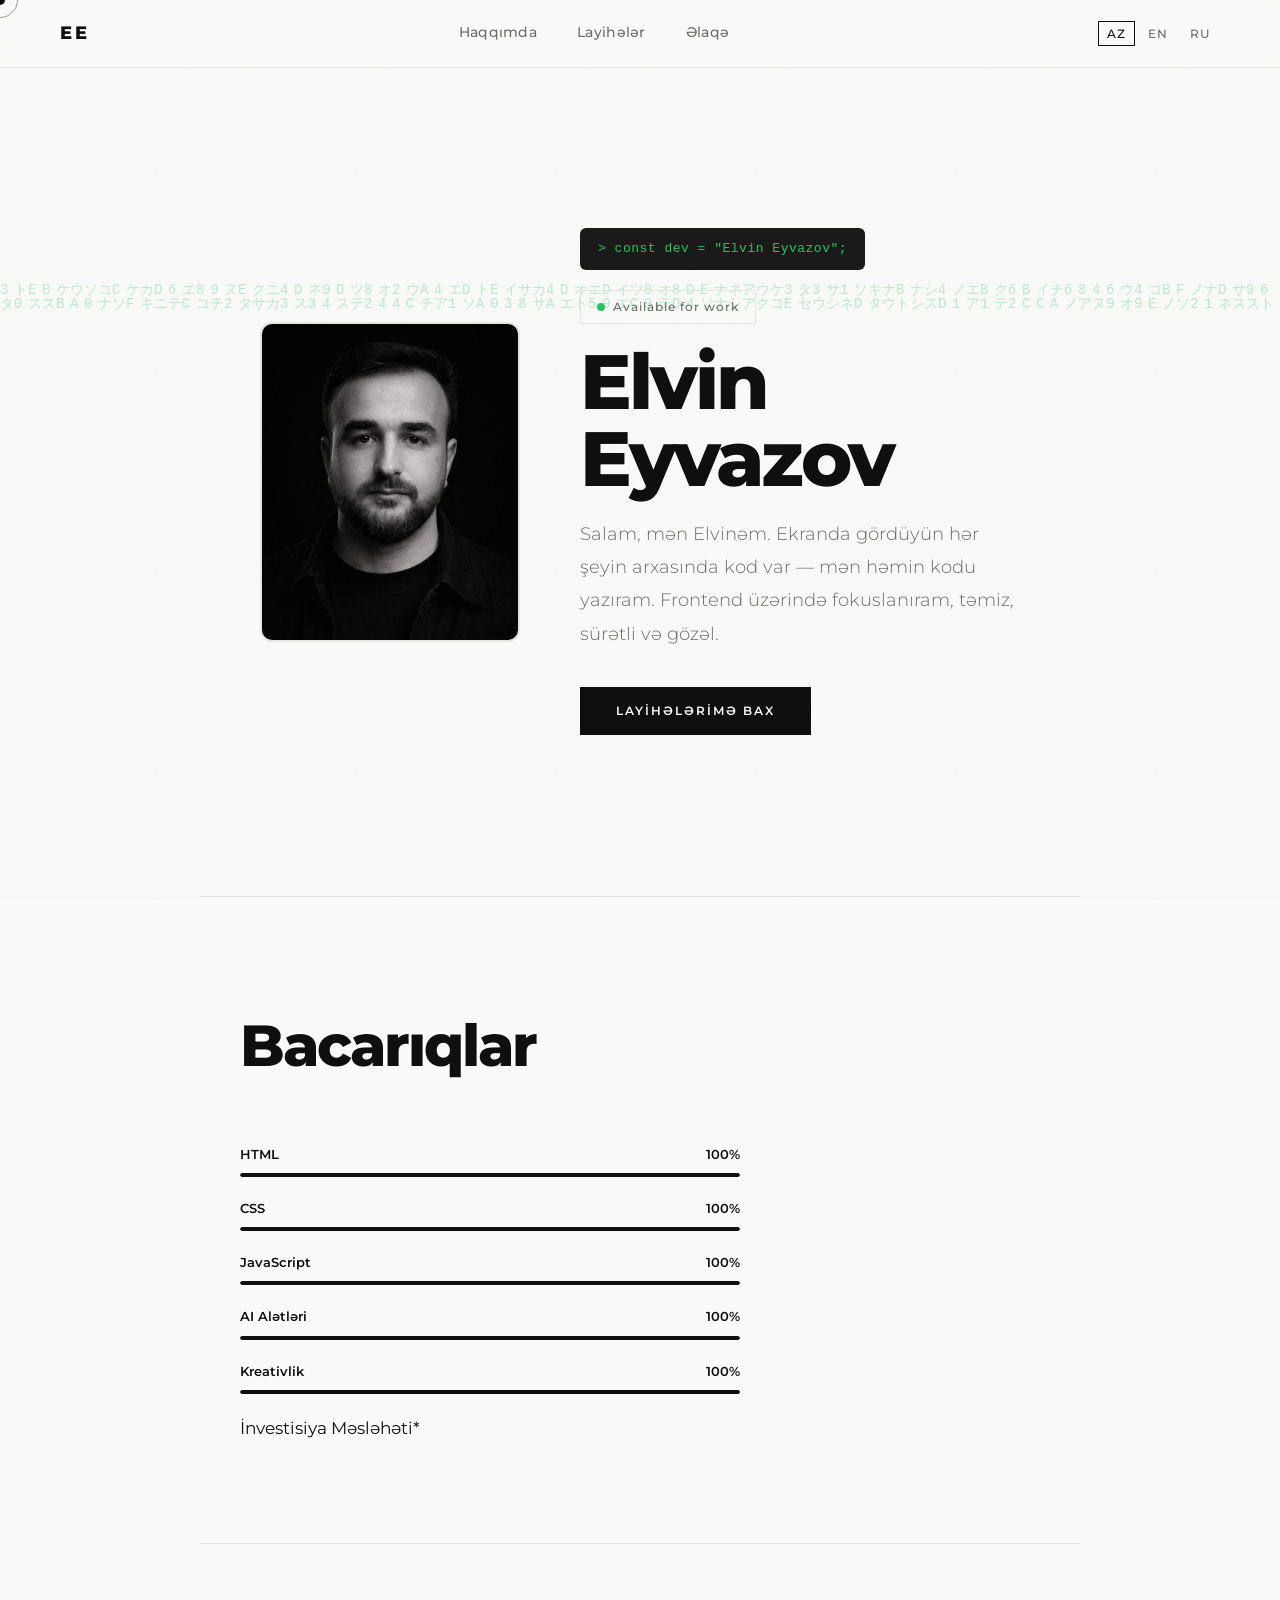
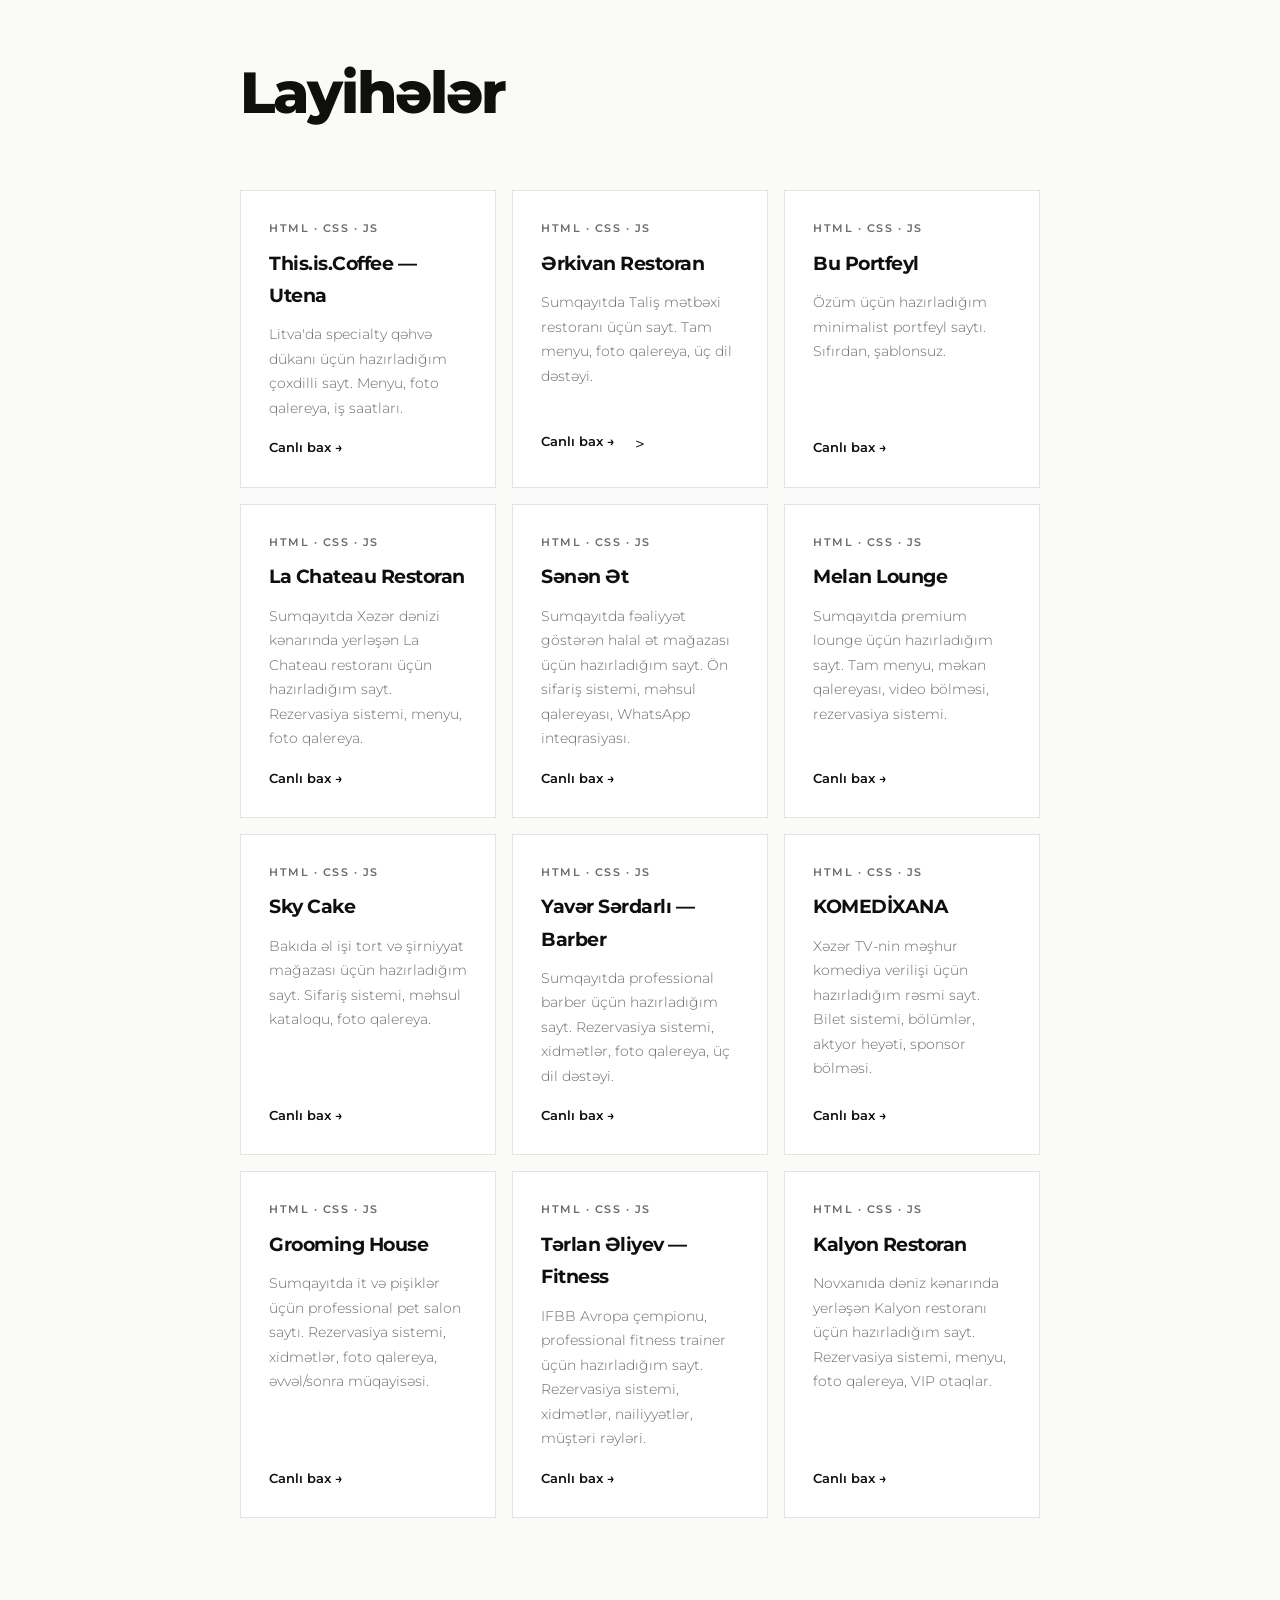
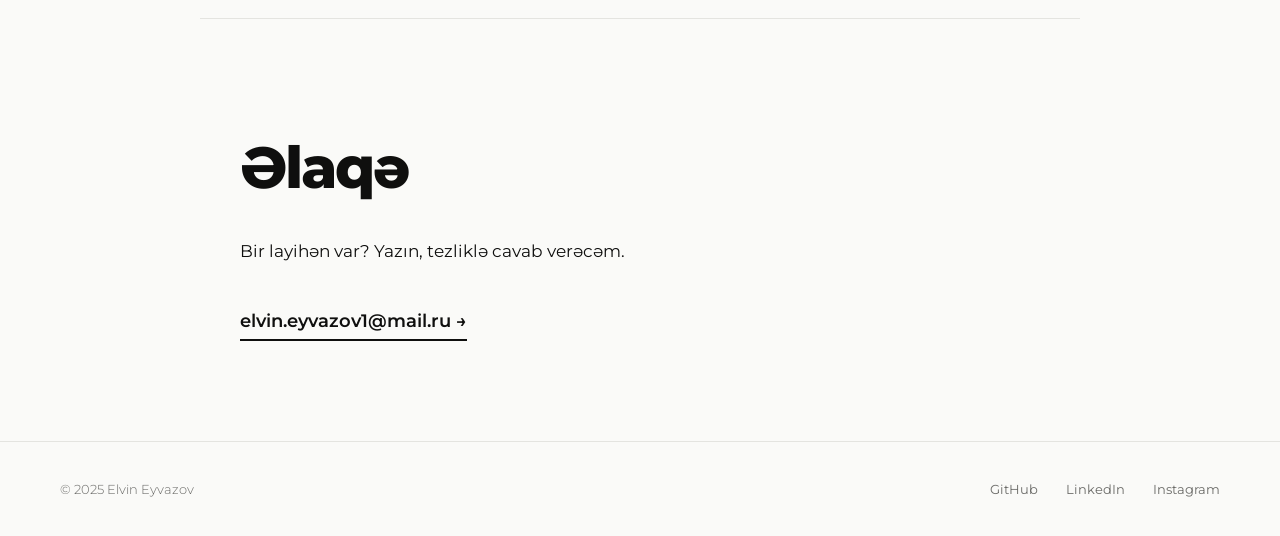
<file: index.html>
<!doctype html>
<html lang="az">
  <head>
    <meta charset="UTF-8" />
    <meta name="viewport" content="width=device-width, initial-scale=1.0" />
    <meta name="description" content="Elvin Eyvazov — Frontend Developer based in Azerbaijan. Building clean, fast and beautiful websites with HTML, CSS and JavaScript.">
    <!-- ── Səhifə başlığı — dəyişmək üçün burda yaz ── -->
    <title>Elvin Eyvazov</title>
    <!-- Open Graph / Social Media Preview -->
<meta property="og:type" content="website" />
<meta property="og:url" content="https://elvineyvazov.shop/" />
<meta property="og:title" content="Elvin Eyvazov — Frontend Developer | Baku, Azerbaijan" />
<meta property="og:description" content="Salam, mən Elvinəm. Ekranda gördüyün hər şeyin arxasında kod var — mən həmin kodu yazıram. Frontend üzərində fokuslanıram: sadə, sürətli, gözəl saytlar." />
<meta property="og:image" content="https://elvineyvazov.shop/profile-picture.jpg" />

<!-- Twitter/X Card -->
<meta name="twitter:card" content="summary_large_image" />
<meta name="twitter:title" content="Elvin Eyvazov — Frontend Developer | Baku, Azerbaijan" />
<meta name="twitter:description" content="Salam, mən Elvinəm. Ekranda gördüyün hər şeyin arxasında kod var — mən həmin kodu yazıram. Frontend üzərində fokuslanıram: sadə, sürətli, gözəl saytlar." />
<meta name="twitter:image" content="https://elvineyvazov.shop/profile-picture.jpg" />

    <link rel="stylesheet" href="style.css" />

    <!-- ── Google Fonts: Syne (başlıqlar) + Outfit (mətn) ── -->
    <link rel="preconnect" href="https://fonts.googleapis.com" />
    <link rel="preconnect" href="https://fonts.gstatic.com" crossorigin />
    <link
      href="https://fonts.googleapis.com/css2?family=Montserrat:wght@300;400;500;600;700;800&display=swap"
      rel="stylesheet"
    />
    <!-- Google tag (gtag.js) -->
<script async src="https://www.googletagmanager.com/gtag/js?id=G-J9F92DCDRQ"></script>
<script>
  window.dataLayer = window.dataLayer || [];
  function gtag(){dataLayer.push(arguments);}
  gtag('js', new Date());

  gtag('config', 'G-J9F92DCDRQ');
</script>
<link rel="apple-touch-icon" sizes="180x180" href="/apple-touch-icon.png">
<link rel="icon" type="image/png" sizes="32x32" href="/favicon-32x32.png">
<link rel="icon" type="image/png" sizes="16x16" href="/favicon-16x16.png">
<link rel="manifest" href="/site.webmanifest">

  </head>
  <body>
    <!-- ══════════════════════════════════════════
       NAVİGASİYA
       Nav linklərinin mətnini dəyişmək üçün
       script.js → translations → nav_about / nav_projects / nav_contact
  ══════════════════════════════════════════ -->
    <canvas id="matrix-canvas"></canvas>
    <div class="cursor" id="cursor"></div>
<div class="cursor-ring" id="cursorRing"></div>
    <nav id="navbar">
      <!-- Logo — baş hərflər, dəyişmək üçün burda yaz. Kliklədikdə yuxarıya qayıdır -->
      <a
        href="#"
        class="logo"
        onclick="
          window.location.reload();
          return false;
        "
        >EE</a
      >

      <!-- Desktop nav linkləri -->
      <div class="nav-links">
        <a href="#about" data-key="nav_about">Haqqımda</a>
        <a href="#projects" data-key="nav_projects">Layihələr</a>
        <a href="#contact" data-key="nav_contact">Əlaqə</a>
      </div>

      <!-- Dil seçimi + hamburger düyməsi -->
      <div class="nav-right">
        <div class="lang-switcher">
          <button class="lang-btn active" onclick="setLang('az')">AZ</button>
          <button class="lang-btn" onclick="setLang('en')">EN</button>
          <button class="lang-btn" onclick="setLang('ru')">RU</button>
        </div>
        <button class="ham-btn" id="hamBtn" aria-label="Menyu">
          <span></span><span></span><span></span>
        </button>
      </div>
    </nav>

    <!-- Mobil menyu — hamburgerə basanda açılır -->
    <div class="mobile-menu" id="mobileMenu">
      <button class="mobile-close" id="mobileClose">✕</button>
      <a href="#about" data-key="nav_about" onclick="closeMobile()">Haqqımda</a>
      <a href="#projects" data-key="nav_projects" onclick="closeMobile()"
        >Layihələr</a
      >
      <a href="#contact" data-key="nav_contact" onclick="closeMobile()"
        >Əlaqə</a
      >
      <div class="mobile-lang">
        <button
          class="lang-btn active"
          onclick="
            setLang('az');
            closeMobile();
          "
        >
          AZ
        </button>
        <button
          class="lang-btn"
          onclick="
            setLang('en');
            closeMobile();
          "
        >
          EN
        </button>
        <button
          class="lang-btn"
          onclick="
            setLang('ru');
            closeMobile();
          "
        >
          RU
        </button>
      </div>
    </div>

    <!-- ══════════════════════════════════════════
       HERO
       Şəkli dəyişmək: profile-picture.jpg-ni əvəz et
         və ya src="YENİ_ŞƏKİL.jpg" yaz.
       Adı dəyişmək: h1 içindəki mətni dəyiş.
       Bio mətni: script.js → translations → bio
  ══════════════════════════════════════════ -->
    <section id="hero">
      <div class="hero-content">
        <img
          src="profile-picture.jpg"
          alt="Elvin Eyvazov"
          class="profile-img"
          id="profile-img"
        />
        <div class="hero-text">
          <div class="terminal-box">
  <span id="terminal-text">&gt; _</span>
</div>
          <div class="available-badge">
  <span class="dot"></span>
  <span>Available for work</span>
</div>
          <h1>Elvin Eyvazov</h1>
          <p class="bio" data-key="bio">
            Salam, mən Elvinəm. Ekranda gördüyün hər şeyin arxasında kod var —
            mən həmin kodu yazıram. Frontend üzərində fokuslanıram: sadə,
            sürətli, gözəl.
          </p>
          <a href="#projects" class="cta-btn" data-key="cta"
            >Layihələrimə bax</a
          >
        </div>
      </div>
    </section>

    <!-- ══════════════════════════════════════════
       BACARIQLAR
       Yeni bacarıq əlavə etmək: .skill-tag ilə
         yeni <span> əlavə et.
       Tooltip zarafat üçün: data-tip-key atributunu
         script.js translations-a əlavə et.
  ══════════════════════════════════════════ -->
    <section id="about">
      <h2 class="fade-in" data-key="skills_title">Bacarıqlar</h2>
     <div class="skills-grid fade-in">
  <div class="skill-bar">
    <div class="skill-bar-top"><span>HTML</span><span>100%</span></div>
    <div class="skill-bar-track"><div class="skill-bar-fill" data-width="100"></div></div>
  </div>
  <div class="skill-bar">
    <div class="skill-bar-top"><span>CSS</span><span>100%</span></div>
    <div class="skill-bar-track"><div class="skill-bar-fill" data-width="100"></div></div>
  </div>
  <div class="skill-bar">
    <div class="skill-bar-top"><span>JavaScript</span><span>100%</span></div>
    <div class="skill-bar-track"><div class="skill-bar-fill" data-width="100"></div></div>
  </div>
  <div class="skill-bar">
    <div class="skill-bar-top"><span data-key="skill_ai">AI Alətləri</span><span>100%</span></div>
    <div class="skill-bar-track"><div class="skill-bar-fill" data-width="100"></div></div>
  </div>
  <div class="skill-bar">
    <div class="skill-bar-top"><span data-key="skill_creative">Kreativlik</span><span>100%</span></div>
    <div class="skill-bar-track"><div class="skill-bar-fill" data-width="100"></div></div>
  </div>
  <div class="skill-bar tooltip" data-tip-key="skill_invest_tip" data-key="skill_invest">
    <div class="skill-bar-top"><span data-key="skill_invest">İnvestisiya Məsləhəti*</span><span>💯</span></div>
    <div class="skill-bar-track"><div class="skill-bar-fill" data-width="100"></div></div>
  </div>
</div>
    </section>

    <!-- ══════════════════════════════════════════
       LAYİHƏLƏR
       Yeni layihə əlavə etmək: .project-card div-ini
         kopyala, data-key dəyərlərini yenilə,
         href linklərini öz linklərinlə əvəz et.
       Layihə mətnləri: script.js → translations → p1_title...
  ══════════════════════════════════════════ -->
    <section id="projects">
      <h2 class="fade-in" data-key="projects_title">Layihələr</h2>
      <div class="projects-grid">
        <!-- Layihə 1 ── linkləri dəyişmək üçün href-ləri yenilə -->
<div class="project-card fade-in" onclick="openModal('This.is.Coffee — Utena', 'Litva\'da specialty qəhvə dükanı üçün hazırladığım çoxdilli sayt. Menyu, foto qalereya, iş saatları.', 'HTML · CSS · JS', 'https://elleo15.github.io/this.is.coffee-utena/')">

          <span class="project-meta">HTML · CSS · JS</span>
          <h3 data-key="p1_title">This.is.Coffee — Utena</h3>
          <p data-key="p1_desc">
            Litva'da specialty qəhvə dükanı üçün hazırladığım çoxdilli sayt.
            Menyu, foto qalereya, iş saatları.
          </p>
          <div class="project-links">
            <a
              href="https://elleo15.github.io/this.is.coffee-utena/"
              target="_blank"
              data-key="live"
              >Canlı bax →</a
            >
          </div>
        </div>

        <!-- Layihə 2 -->
<div class="project-card fade-in" onclick="openModal('Ərkivan Restoran', 'Sumqayıtda Taliş mətbəxi restoranı üçün sayt. Tam menyu, foto qalereya, üç dil dəstəyi.', 'HTML · CSS · JS', 'https://elleo15.github.io/erkivan-website/')">

          <span class="project-meta">HTML · CSS · JS</span>
          <h3 data-key="p2_title">Ərkivan Restoran</h3>
          <p data-key="p2_desc">
            Sumqayıtda Taliş mətbəxi restoranı üçün sayt. Tam menyu, foto
            qalereya, üç dil dəstəyi.
          </p>
          <div class="project-links">
            <a
              href="https://elleo15.github.io/erkivan-website/"
              target="_blank"
              data-key="live"
              >Canlı bax →</a
            >
            
            >
          </div>
        </div>

        <!-- Layihə 3 -->
<div class="project-card fade-in" onclick="openModal('Bu Portfeyl', 'Özüm üçün hazırladığım minimalist portfeyl saytı. Sıfırdan, şablonsuz.', 'HTML · CSS · JS', 'https://elvineyvazov.shop')">

          <span class="project-meta">HTML · CSS · JS</span>
          <h3 data-key="p3_title">Bu Portfeyl</h3>
          <p data-key="p3_desc">
            Özüm üçün hazırladığım minimalist portfeyl saytı. Sıfırdan,
            şablonsuz.
          </p>
          <div class="project-links">
            <a href="https://elvineyvazov.shop" target="_blank" data-key="live"
              >Canlı bax →</a>            
          </div>
        </div>
        <!-- Layihə 4 -->
<div class="project-card fade-in" onclick="openModal('La Chateau Restoran', 'Sumqayıtda Xəzər dənizi kənarında yerləşən La Chateau restoranı üçün hazırladığım sayt. Rezervasiya sistemi, menyu, foto qalereya.', 'HTML · CSS · JS', 'https://elleo15.github.io/la-chateau-website/')">

          <span class="project-meta">HTML · CSS · JS</span>
          <h3 data-key="p4_title">La Chateau Restoran</h3>
          <p data-key="p4_desc">Sumqayıtda Xəzər dənizi kənarında yerləşən La Chateau restoranı üçün hazırladığım sayt. Rezervasiya sistemi, menyu, foto qalereya.</p>
          <div class="project-links">
            <a href="https://elleo15.github.io/la-chateau-website/" target="_blank" data-key="live">Canlı bax →</a>
          </div>
        </div>
        <!-- Layihə 5 -->
<div class="project-card fade-in" onclick="openModal('Sənən Ət', 'Sumqayıtda fəaliyyət göstərən halal ət mağazası üçün hazırladığım sayt. Ön sifariş sistemi, məhsul qalereyası, WhatsApp inteqrasiyası.', 'HTML · CSS · JS', 'https://sanantahmazov.store')">

          <span class="project-meta">HTML · CSS · JS</span>
          <h3 data-key="p5_title">Sənən Ət</h3>
          <p data-key="p5_desc">Sumqayıtda fəaliyyət göstərən halal ət mağazası üçün hazırladığım sayt. Ön sifariş sistemi, məhsul qalereyası, WhatsApp inteqrasiyası.</p>
          <div class="project-links">
            <a href="https://sanantahmazov.store" target="_blank" data-key="live">Canlı bax →</a>
          </div>
        </div>
        <!-- Layihə 6 -->
<div class="project-card fade-in" onclick="openModal('Melan Lounge', 'Sumqayıtda premium lounge üçün hazırladığım sayt. Tam menyu, məkan qalereyası, video bölməsi, rezervasiya sistemi.', 'HTML · CSS · JS', 'https://elleo15.github.io/melan-lounge/')">

          <span class="project-meta">HTML · CSS · JS</span>
          <h3 data-key="p6_title">Melan Lounge</h3>
          <p data-key="p6_desc">Sumqayıtda premium lounge üçün hazırladığım sayt. Tam menyu, məkan qalereyası, video bölməsi, rezervasiya sistemi.</p>
          <div class="project-links">
          <a href="https://elleo15.github.io/melan-lounge/" target="_blank" data-key="live">Canlı bax →</a>
          </div>
        </div>
        <!-- Layihə 7 -->
<div class="project-card fade-in" onclick="openModal('Sky Cake', 'Sumqayıtda əl işi tort və şirniyyat mağazası üçün hazırladığım sayt. Sifariş sistemi, məhsul kataloqu, foto qalereya, çatdırılma məlumatı.', 'HTML · CSS · JS', 'https://samahmadova.shop/')">
  <span class="project-meta">HTML · CSS · JS</span>
  <h3 data-key="p7_title">Sky Cake</h3>
  <p data-key="p7_desc">Sumqayıtda əl işi tort və şirniyyat mağazası üçün hazırladığım sayt. Sifariş sistemi, məhsul kataloqu, foto qalereya.</p>
  <div class="project-links">
    <a href="https://samahmadova.shop/" target="_blank" data-key="live">Canlı bax →</a>
  </div>
</div>
        <!-- Layihə 8 -->
<div class="project-card fade-in" onclick="openModal('Yavər Sərdarlı — Barber', 'Sumqayıtda fəaliyyət göstərən professional barber üçün hazırladığım sayt. Rezervasiya sistemi, xidmətlər, foto qalereya, üç dil dəstəyi.', 'HTML · CSS · JS', 'https://elleo15.github.io/barber-yaver/')">
  <span class="project-meta">HTML · CSS · JS</span>
  <h3 data-key="p8_title">Yavər Sərdarlı — Barber</h3>
  <p data-key="p8_desc">Sumqayıtda professional barber üçün hazırladığım sayt. Rezervasiya sistemi, xidmətlər, foto qalereya, üç dil dəstəyi.</p>
  <div class="project-links">
    <a href="https://elleo15.github.io/barber-yaver/" target="_blank" data-key="live">Canlı bax →</a>
  </div>
</div>
        <!-- Layihə 9 -->
<div class="project-card fade-in" onclick="openModal('KOMEDİXANA', 'Xəzər TV-nin məşhur komediya verilişi üçün hazırladığım rəsmi sayt. Bilet sistemi, bölümlər, aktyor heyəti, sponsor bölməsi, 3 dil dəstəyi.', 'HTML · CSS · JS', 'https://elleo15.github.io/Komedixana/')">
  <span class="project-meta">HTML · CSS · JS</span>
  <h3 data-key="p9_title">KOMEDİXANA</h3>
  <p data-key="p9_desc">Xəzər TV-nin məşhur komediya verilişi üçün hazırladığım rəsmi sayt. Bilet sistemi, bölümlər, aktyor heyəti, sponsor bölməsi.</p>
  <div class="project-links">
    <a href="https://elleo15.github.io/Komedixana/" target="_blank" data-key="live">Canlı bax →</a>
  </div>
</div>
        <!-- Layihə 10 -->
<div class="project-card fade-in" onclick="openModal('Grooming House', 'Sumqayıtda it və pişiklər üçün professional pet salon üçün hazırladığım sayt. Rezervasiya sistemi, xidmətlər, foto qalereya, əvvəl/sonra müqayisəsi, 3 dil dəstəyi.', 'HTML · CSS · JS', 'https://elleo15.github.io/grooming-house/')">
  <span class="project-meta">HTML · CSS · JS</span>
  <h3 data-key="p10_title">Grooming House</h3>
  <p data-key="p10_desc">Sumqayıtda it və pişiklər üçün professional pet salon saytı. Rezervasiya sistemi, xidmətlər, foto qalereya, əvvəl/sonra müqayisəsi.</p>
  <div class="project-links">
    <a href="https://elleo15.github.io/grooming-house/" target="_blank" data-key="live">Canlı bax →</a>
  </div>
</div>
        <!-- Layihə 11 -->
<div class="project-card fade-in" onclick="openModal('Tərlan Əliyev — Fitness Trainer', 'IFBB Avropa çempionu, professional fitness trainer üçün hazırladığım sayt. Rezervasiya sistemi, xidmətlər, nailiyyətlər, müştəri rəyləri, 3 dil dəstəyi.', 'HTML · CSS · JS', 'https://elleo15.github.io/terlan-gym/')">
  <span class="project-meta">HTML · CSS · JS</span>
  <h3 data-key="p11_title">Tərlan Əliyev — Fitness</h3>
  <p data-key="p11_desc">IFBB Avropa çempionu, professional fitness trainer üçün hazırladığım sayt. Rezervasiya sistemi, xidmətlər, nailiyyətlər, müştəri rəyləri.</p>
  <div class="project-links">
    <a href="https://elleo15.github.io/terlan-gym/" target="_blank" data-key="live">Canlı bax →</a>
  </div>
</div>
        <!-- Layihə 12 -->
<div class="project-card fade-in" onclick="openModal('Kalyon Restoran', 'Novxanıda dəniz kənarında yerləşən Kalyon restoranı üçün hazırladığım sayt. Rezervasiya sistemi, menyu, foto qalereya, VIP otaqlar, 3 dil dəstəyi.', 'HTML · CSS · JS', 'https://elleo15.github.io/kalyon/')">
  <span class="project-meta">HTML · CSS · JS</span>
  <h3 data-key="p12_title">Kalyon Restoran</h3>
  <p data-key="p12_desc">Novxanıda dəniz kənarında yerləşən Kalyon restoranı üçün hazırladığım sayt. Rezervasiya sistemi, menyu, foto qalereya, VIP otaqlar.</p>
  <div class="project-links">
    <a href="https://elleo15.github.io/kalyon/" target="_blank" data-key="live">Canlı bax →</a>
  </div>
</div>
      </div>
    </section>

    <!-- ══════════════════════════════════════════
       ƏLAQƏ FORMU
       WhatsApp nömrəsi: script.js → WHATSAPP_NUMBER
       Email ünvanı: script.js → EMAIL (və aşağıdakı a href)
       Form sahələrinin placeholder-ları:
         script.js → translations → ph_name / ph_phone...
  ══════════════════════════════════════════ -->
    <section id="contact">
      <h2 class="fade-in" data-key="contact_title">Əlaqə</h2>
      <p class="contact-sub fade-in" data-key="contact_sub">
        Bir layihən var?
      </p>

      <a href="mailto:elvin.eyvazov1@mail.ru" class="mail-btn">elvin.eyvazov1@mail.ru →</a>

    </section>

    <!-- ══════════════════════════════════════════
       FOOTER
       Sosial media linklərini dəyişmək üçün
         aşağıdakı href-ləri öz profilinlə əvəz et.
  ══════════════════════════════════════════ -->
    <footer>
      <span class="footer-copy">© 2025 Elvin Eyvazov</span>
      <div class="social-links">
        <a href="https://github.com/elleo15" target="_blank">GitHub</a>
        <a
          href="https://linkedin.com/in/elvin-eyvazov-771795396"
          target="_blank"
          >LinkedIn</a
        >
        <a href="https://instagram.com/e1vin.eyvazov" target="_blank"
          >Instagram</a
        >
      </div>
    </footer>
    <button id="back-top" onclick="window.scrollTo({top:0,behavior:'smooth'})">↑</button>
    <!-- Modal -->
<div class="modal-overlay" id="modalOverlay" onclick="closeModal()">
  <div class="modal-box" onclick="event.stopPropagation()">
    <button class="modal-close" onclick="closeModal()">✕</button>
    <span class="modal-meta" id="modalMeta"></span>
    <h3 id="modalTitle"></h3>
    <p id="modalDesc"></p>
    <a id="modalLink" href="#" target="_blank" class="modal-btn">Canlı bax →</a>
  </div>
</div>
    <script src="script.js"></script>
  </body>
</html>
</file>
<file: style.css>
/* ══════════════════════════════════════════
   CSS DEĞİŞKƏNLƏRİ
   Rəngləri, şriftləri burdan dəyiş.
   --bg       : arxa fon rəngi
   --text     : əsas mətn rəngi
   --muted    : solğun mətn (açıqlama, meta)
   --border   : xətt/kənar rəngi
   --card     : kart arxa fonu
   --pill     : bacarıq etiketlərinin fonu
══════════════════════════════════════════ */

/* Fon texture — noise effect */
body::before {
  content: '';
  position: fixed;
  inset: 0;
  z-index: -1;
  opacity: 0.035;
  background-image: url("data:image/svg+xml,%3Csvg viewBox='0 0 256 256' xmlns='http://www.w3.org/2000/svg'%3E%3Cfilter id='noise'%3E%3CfeTurbulence type='fractalNoise' baseFrequency='0.9' numOctaves='4' stitchTiles='stitch'/%3E%3C/filter%3E%3Crect width='100%25' height='100%25' filter='url(%23noise)'/%3E%3C/svg%3E");
  background-repeat: repeat;
  background-size: 200px 200px;
  pointer-events: none;
}
/* Matrix canvas */
#matrix-canvas {
  position: fixed;
  top: 0;
  left: 0;
  width: 100%;
  height: 100%;
  z-index: -1;
  opacity: 0.3;
  pointer-events: none;
}
:root {
  --bg: #fafaf8;
  --text: #0f0f0e;
  --muted: #6b6b68;
  --border: #e4e4e0;
  --card: #ffffff;
  --pill: #f0f0ec;
  --heading: "Montserrat", sans-serif;
  --body: "Montserrat", sans-serif;
  --ease: 0.3s cubic-bezier(0.4, 0, 0.2, 1);
}


/* ── Reset ── */
*,
*::before,
*::after {
  margin: 0;
  padding: 0;
  box-sizing: border-box;
}
html {
  scroll-behavior: smooth;
}
body {
  font-family: var(--body);
  background: var(--bg);
  color: var(--text);
  line-height: 1.7;
  font-size: 17px;
  overflow-x: hidden;
  -webkit-font-smoothing: antialiased;
  -moz-osx-font-smoothing: grayscale;
  text-rendering: optimizeLegibility;
}
/* Xüsusi kursor */
* { cursor: none !important; }

.cursor {
  position: fixed;
  width: 10px;
  height: 10px;
  background: var(--text);
  border-radius: 50%;
  pointer-events: none;
  z-index: 9999;
  transform: translate(-50%, -50%);
  transition: transform 0.1s ease, width 0.2s ease, height 0.2s ease, opacity 0.2s ease;
}

.cursor-ring {
  position: fixed;
  width: 36px;
  height: 36px;
  border: 1.5px solid var(--text);
  border-radius: 50%;
  pointer-events: none;
  z-index: 9998;
  transform: translate(-50%, -50%);
  transition: transform 0.12s ease, width 0.2s ease, height 0.2s ease, opacity 0.2s ease;
  opacity: 0.4;
}

.cursor.grow, .cursor-ring.grow {
  width: 50px;
  height: 50px;
  opacity: 0.15;
}
a {
  color: inherit;
  text-decoration: none;
}
img {
  max-width: 100%;
  display: block;
}

/* ══════════════════════════════════════════
   NAVİGASİYA
   Rəngini dəyişmək: --bg və --border dəyişənlərini yenilə
   Yüksəkliyi dəyişmək: padding dəyərini dəyiş
══════════════════════════════════════════ */
#navbar {
  position: sticky;
  top: 0;
  z-index: 100;
  display: flex;
  align-items: center;
  justify-content: space-between;
  padding: 18px 60px;
  background: rgba(250, 250, 248, 0.9);
  backdrop-filter: blur(14px);
  -webkit-backdrop-filter: blur(14px);
  border-bottom: 1px solid var(--border);
  transition: box-shadow var(--ease);
}
#navbar.scrolled {
  box-shadow: 0 2px 20px rgba(0, 0, 0, 0.06);
}

/* Logo */
.logo {
  font-family: var(--heading);
  font-weight: 800;
  font-size: 18px;
  letter-spacing: 3px;
  color: var(--text);
  text-decoration: none;
}
.logo:hover {
  opacity: 0.7;
}

/* Desktop nav linkləri */
.nav-links {
  display: flex;
  gap: 40px;
}
.nav-links a {
  font-size: 14px;
  font-weight: 500;
  color: var(--muted);
  letter-spacing: 0.3px;
  transition: color var(--ease);
}
.nav-links a:hover {
  color: var(--text);
}
.nav-links a.nav-active {
  color: var(--text);
  font-weight: 700;
}
/* Sağ blok: dil + hamburger */
.nav-right {
  display: flex;
  align-items: center;
  gap: 20px;
}

/* Dil düymələri */
.lang-switcher {
  display: flex;
  gap: 4px;
}
.lang-btn {
  background: none;
  border: 1px solid transparent;
  color: var(--muted);
  font-family: var(--body);
  font-size: 12px;
  font-weight: 500;
  letter-spacing: 1px;
  padding: 4px 8px;
  cursor: pointer;
  transition: all var(--ease);
}
.lang-btn:hover {
  color: var(--text);
  border-color: var(--border);
}
.lang-btn.active {
  color: var(--text);
  border-color: var(--text);
}

/* ── Hamburger düyməsi (mobil) ── */
.ham-btn {
  display: none; /* Desktop-da gizlənir */
  flex-direction: column;
  gap: 5px;
  background: none;
  border: none;
  cursor: pointer;
  padding: 4px;
}
.ham-btn span {
  display: block;
  width: 22px;
  height: 1.5px;
  background: var(--text);
  transition: var(--ease);
}

/* ── Mobil menyu ── */
.mobile-menu {
  display: none;
  position: fixed;
  inset: 0;
  z-index: 200;
  background: var(--bg);
  flex-direction: column;
  align-items: center;
  justify-content: center;
  gap: 32px;
}
.mobile-menu.open {
  display: flex;
}
.mobile-menu a {
  font-family: var(--heading);
  font-size: 28px;
  font-weight: 700;
  letter-spacing: -0.5px;
  color: var(--text);
}
.mobile-close {
  position: absolute;
  top: 20px;
  right: 24px;
  background: none;
  border: none;
  font-size: 22px;
  cursor: pointer;
  color: var(--muted);
}
.mobile-lang {
  display: flex;
  gap: 8px;
  margin-top: 8px;
}

/* ══════════════════════════════════════════
   HERO
   Min-height: ekranın hündürlüyünü dəyiş
   Profile şəklin ölçüsü: .profile-img width/height
══════════════════════════════════════════ */
/* ══════════════════════════════════════════
   HERO — şəkil solda, mətn sağda yan-yana
   Şəkil ölçüsü: .profile-img width/height
   Mətn tərəfinin genişliyi: .hero-text max-width
══════════════════════════════════════════ */
#hero {
  min-height: 92vh;
  display: flex;
  align-items: center;
  justify-content: center;
  padding: 80px 60px;
}

/* Yan-yana layout */
.hero-content {
  display: flex;
  align-items: center;
  gap: 60px;
  max-width: 960px;
  width: 100%;
}

/* Profil şəkli — böyük, kvadrat, kənar radiusu az */
.profile-img {
  width: 260px;
  height: 320px;
  border-radius: 12px;          /* Tam dairə yox, yüngül radiuslu düzbucaqlı */
  object-fit: cover;
  object-position: top;
  flex-shrink: 0;               /* Kiçilməsin */
  border: 2px solid var(--border);
  filter: grayscale(15%);       /* Hafif s/b — silmək üçün bu sətri sil */
}

/* Placeholder */
.profile-placeholder {
  width: 260px;
  height: 320px;
  border-radius: 12px;
  background: var(--pill);
  border: 2px solid var(--border);
  display: flex;
  align-items: center;
  justify-content: center;
  font-family: var(--heading);
  font-weight: 800;
  font-size: 48px;
  color: var(--muted);
  flex-shrink: 0;
}

/* Mətn bloku — sağ tərəf */
.hero-text {
  display: flex;
  flex-direction: column;
  align-items: flex-start;
  text-align: left;
}

/* Baş başlıq — 80px */
h1 {
  font-family: var(--heading);
  font-size: clamp(48px, 6vw, 80px);
  font-weight: 800;
  letter-spacing: -3px;
  line-height: 1.0;
  margin-bottom: 20px;
}

/* Bio mətni */
.bio {
  font-size: 18px;
  color: var(--muted);
  font-weight: 300;
  max-width: 440px;
  margin: 0 0 36px;
  line-height: 1.85;
}

/* Terminal yazı effekti */
.terminal-box {
  display: inline-block;
  background: #1a1a1a;
  color: #22c55e;
  font-family: 'Courier New', monospace;
  font-size: 13px;
  padding: 10px 18px;
  border-radius: 6px;
  margin-bottom: 20px;
  letter-spacing: 0.5px;
}
/* Available badge */
.available-badge {
  display: inline-flex;
  align-items: center;
  gap: 8px;
  padding: 6px 16px;
  border: 1px solid var(--border);
  font-size: 12px;
  font-weight: 500;
  letter-spacing: 1px;
  margin-bottom: 20px;
  color: var(--muted);
}
.dot {
  width: 8px;
  height: 8px;
  border-radius: 50%;
  background: #22c55e;
  animation: pulse 2s infinite;
}
@keyframes pulse {
  0%, 100% { opacity: 1; }
  50%       { opacity: 0.3; }
}
/* CTA düyməsi */
.cta-btn {
  display: inline-block;
  padding: 14px 36px;
  background: var(--text);
  color: var(--bg);
  font-family: var(--heading);
  font-weight: 600;
  font-size: 12px;
  letter-spacing: 2px;
  text-transform: uppercase;
  transition: opacity var(--ease);
}
.cta-btn:hover { opacity: 0.75; }

/* ══════════════════════════════════════════
   BÖLMƏLƏRİN ÜMUMİ STİLİ
   Padding-i dəyişmək: 100px dəyərini yenilə
   Max-width-i dəyişmək: 880px dəyərini yenilə
══════════════════════════════════════════ */
section {
  max-width: 880px;
  margin: 0 auto;
  padding: 100px 40px;
}
h2 {
  font-family: var(--heading);
  font-size: clamp(36px, 5vw, 58px);
  font-weight: 800;
  letter-spacing: -2px;
  margin-bottom: 48px;
  color: var(--text);
}

/* ══════════════════════════════════════════
   BACARIQLAR
══════════════════════════════════════════ */
#about {
  border-top: 1px solid var(--border);
}

.skills-grid {
  display: flex;
  flex-wrap: wrap;
  gap: 10px;
}

/* Bacarıq progress barları */
.skills-grid {
  display: flex;
  flex-direction: column;
  gap: 20px;
  max-width: 500px;
}
.skill-bar-top {
  display: flex;
  justify-content: space-between;
  font-size: 13px;
  font-weight: 600;
  margin-bottom: 8px;
  color: var(--text);
}
.skill-bar-track {
  width: 100%;
  height: 4px;
  background: var(--border);
  border-radius: 2px;
  overflow: hidden;
}
.skill-bar-fill {
  height: 100%;
  width: 0%;
  background: var(--text);
  border-radius: 2px;
  transition: width 1.2s cubic-bezier(0.4, 0, 0.2, 1);
}

/* ══════════════════════════════════════════
   LAYİHƏLƏR
   Kart ölçüsünü dəyişmək: minmax(250px, 1fr) içindəki 250px-i dəyiş
   Hover effekti: translateY dəyərini dəyiş
══════════════════════════════════════════ */
#projects {
  border-top: 1px solid var(--border);
}

.projects-grid {
  display: grid;
  grid-template-columns: repeat(auto-fill, minmax(200px, 1fr));
  gap: 16px;
}

.project-card {
  background: var(--card);
  border: 1px solid var(--border);
  padding: 28px;
  display: flex;
  flex-direction: column;
  gap: 10px;
  transition:
    transform var(--ease),
    box-shadow var(--ease);
}
.project-card:hover {
  transform: translateY(-5px);
  box-shadow: 0 16px 48px rgba(0, 0, 0, 0.07);
}

/* Texnologiya yazısı (HTML · CSS · JS) */
.project-meta {
  font-size: 11px;
  font-weight: 600;
  color: var(--muted);
  letter-spacing: 1.5px;
  text-transform: uppercase;
}

.project-card h3 {
  font-family: var(--heading);
  font-size: 19px;
  font-weight: 700;
  letter-spacing: -0.5px;
}
.project-card p {
  font-size: 14px;
  color: var(--muted);
  font-weight: 300;
  line-height: 1.75;
  flex: 1;
}

.project-links {
  display: flex;
  gap: 20px;
  margin-top: 6px;
}
.project-links a {
  font-size: 13px;
  font-weight: 600;
  transition: opacity var(--ease);
}
.project-links a:hover {
  opacity: 0.5;
}

/* ══════════════════════════════════════════
   ƏLAQƏ FORMU
   Input-ların hündürlüyü: padding dəyərini dəyiş
   Düymənin rəngi: background: var(--text) — dəyişmək üçün
     var(--text)-i özəl rənglə əvəz et
══════════════════════════════════════════ */
#contact {
  border-top: 1px solid var(--border);
}

.contact-sub {
  color: var(--text);        /* Solğun yox — tam qara */
  font-size: 17px;
  font-weight: 400;
  margin-top: -28px;
  margin-bottom: 40px;
}

#contact-form {
  display: flex;
  flex-direction: column;
  gap: 14px;
  max-width: 460px;
}

/* Input və textarea ümumi stili */
#contact-form input,
#contact-form textarea {
  padding: 13px 16px;
  border: 1px solid var(--border);
  background: var(--card);
  font-family: var(--body);
  font-size: 15px;
  font-weight: 300;
  color: var(--text);
  outline: none;
  resize: none;
  transition: border-color var(--ease);
}
#contact-form input::placeholder,
#contact-form textarea::placeholder {
  color: #b0b0ac;
}
#contact-form input:focus,
#contact-form textarea:focus {
  border-color: var(--text);
}

/* Göndər düyməsi */
#contact-form button {
  padding: 13px 32px;
  background: var(--text);
  color: var(--bg);
  border: none;
  font-family: var(--heading);
  font-weight: 600;
  font-size: 12px;
  letter-spacing: 2px;
  text-transform: uppercase;
  cursor: pointer;
  align-self: flex-start;
  transition: opacity var(--ease);
}
#contact-form button:hover {
  opacity: 0.75;
}
#contact-form button:disabled {
  opacity: 0.5;
  cursor: default;
}

/* Email hint xətti */
.email-hint {
  font-size: 13px;
  color: var(--muted);
  margin-top: 4px;
}
.email-hint a {
  color: var(--text);
  text-decoration: underline;
  text-underline-offset: 3px;
  transition: opacity var(--ease);
}
.email-hint a:hover {
  opacity: 0.6;
}

/* ══════════════════════════════════════════
   FOOTER
══════════════════════════════════════════ */
footer {
  border-top: 1px solid var(--border);
  padding: 36px 60px;
  display: flex;
  align-items: center;
  justify-content: space-between;
}
.footer-copy {
  font-size: 13px;
  color: var(--muted);
  font-weight: 300;
}
.social-links {
  display: flex;
  gap: 28px;
}
.social-links a {
  font-size: 13px;
  color: var(--muted);
  transition: color var(--ease);
}
.social-links a:hover {
  color: var(--text);
}

/* ══════════════════════════════════════════
   SCROLL FADE-IN ANİMASİYASI
   Sürəti dəyişmək: 0.65s dəyərini yenilə
   Hərəkət məsafəsi: translateY(22px)-i dəyiş
══════════════════════════════════════════ */
.fade-in {
  opacity: 0;
  transform: translateY(22px);
  transition:
    opacity 0.65s ease,
    transform 0.65s ease;
}
.fade-in.visible {
  opacity: 1;
  transform: translateY(0);
}

/* ══════════════════════════════════════════
   MOBİL RESPONSIVE
   Breakpoint-i dəyişmək: max-width: 768px dəyərini yenilə
══════════════════════════════════════════ */
@media (max-width: 768px) {
  .nav-links { display: none; }
  .ham-btn   { display: flex; }
  #navbar    { padding: 16px 24px; }

  section { padding: 64px 24px; }

  /* Hero-da şəkil üstdə, mətn altda */
  #hero { padding: 60px 24px; }
  .hero-content {
    flex-direction: column;
    align-items: center;
    text-align: center;
    gap: 32px;
  }
  .hero-text { align-items: center; }
  .profile-img,
  .profile-placeholder {
    width: 180px;
    height: 220px;
  }
  .bio { margin: 0 auto 32px; }

  .projects-grid { grid-template-columns: 1fr; }

  footer {
    flex-direction: column;
    gap: 20px;
    text-align: center;
    padding: 32px 24px;
  }

  .nav-right .lang-switcher { display: none; }
}

@media (max-width: 480px) {
  h1 {
    letter-spacing: -2px;
  }
  .cta-btn {
    width: 100%;
    text-align: center;
  }
  #contact-form button {
    width: 100%;
    text-align: center;
    align-self: stretch;
  }
}
/* Back to top düyməsi */
#back-top {
  position: fixed;
  bottom: 32px;
  right: 32px;
  width: 44px;
  height: 44px;
  background: var(--text);
  color: var(--bg);
  border: none;
  border-radius: 50%;
  font-size: 18px;
  cursor: pointer;
  opacity: 0;
  pointer-events: none;
  transition: opacity var(--ease), transform var(--ease);
  z-index: 99;
}
#back-top.visible {
  opacity: 1;
  pointer-events: auto;
}
#back-top:hover {
  transform: translateY(-3px);
}
/* Modal */
.modal-overlay {
  position: fixed;
  inset: 0;
  background: rgba(0,0,0,0.5);
  z-index: 500;
  display: flex;
  align-items: center;
  justify-content: center;
  opacity: 0;
  pointer-events: none;
  transition: opacity var(--ease);
}
.modal-overlay.open {
  opacity: 1;
  pointer-events: auto;
}
.modal-box {
  background: var(--card);
  border: 1px solid var(--border);
  padding: 40px;
  max-width: 480px;
  width: 90%;
  position: relative;
  display: flex;
  flex-direction: column;
  gap: 12px;
}
.modal-close {
  position: absolute;
  top: 16px;
  right: 16px;
  background: none;
  border: none;
  font-size: 18px;
  cursor: pointer;
  color: var(--muted);
}
.modal-meta {
  font-size: 11px;
  font-weight: 600;
  color: var(--muted);
  letter-spacing: 1.5px;
  text-transform: uppercase;
}
.modal-box h3 {
  font-family: var(--heading);
  font-size: 24px;
  font-weight: 800;
  letter-spacing: -0.5px;
}
.modal-box p {
  font-size: 15px;
  color: var(--muted);
  font-weight: 300;
  line-height: 1.75;
}
.modal-btn {
  display: inline-block;
  padding: 12px 28px;
  background: var(--text);
  color: var(--bg);
  font-family: var(--heading);
  font-weight: 600;
  font-size: 12px;
  letter-spacing: 2px;
  text-transform: uppercase;
  align-self: flex-start;
  margin-top: 8px;
  transition: opacity var(--ease);
}
.modal-btn:hover { opacity: 0.75; }

.mail-btn {
  display: inline-block;
  font-size: 18px;
  font-weight: 600;
  color: var(--text);
  border-bottom: 2px solid var(--text);
  padding-bottom: 2px;
  transition: opacity var(--ease);
}
.mail-btn:hover { opacity: 0.5; }
</file>
